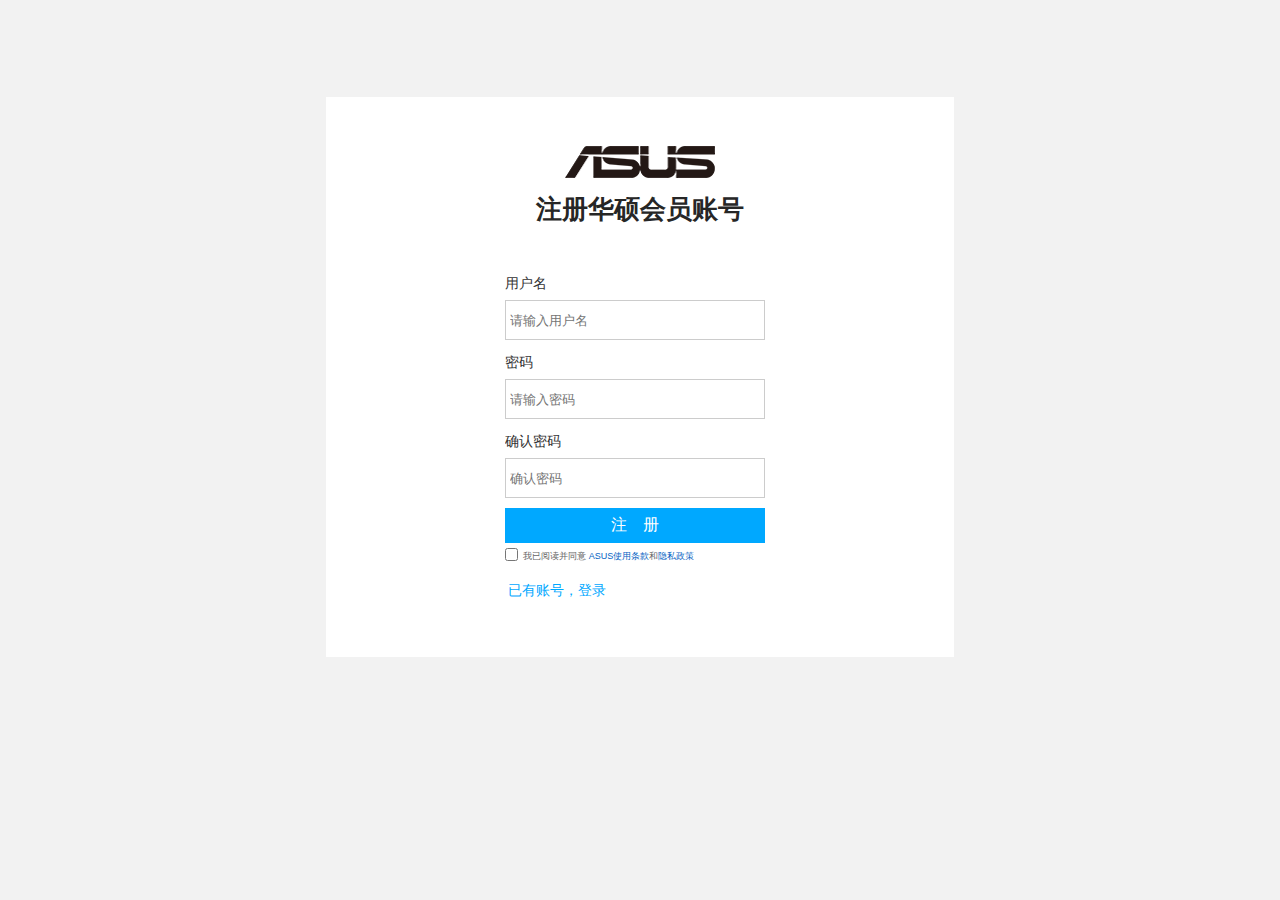
<file: html/register.html>
<!DOCTYPE html>
<html lang="en">
<head>
    <meta charset="UTF-8">
    <meta name="viewport" content="width=device-width, initial-scale=1.0">
    <meta http-equiv="X-UA-Compatible" content="ie=edge">
    <title>Document</title>
    <link rel = "stylesheet" href = "../css/reset.css">
    <link rel = "stylesheet" href = "../css/register.css">
    <script src = "../js/require.js" defer async = "true" data-main = "../js/rg_main"></script>
</head>
<body>
    <div id = "container" class = "page-container">
        <div class  ="signup-article">
            <div class = "page_signup signupin-content signup">
                <div class = "sign-title">
                    <h2>注册华硕会员账号</h2>
                </div>
                <ul class  = "mobile_signup">
                    <li class = "form-item">
                        <span class  ="form-act">
                            <h4>用户名</h4>
                            <input id = "mobile" class = "x-input" type = "text" name = "username" placeholder = "请输入用户名" style = "border:1px solid #ccc;width:250px;"></input>
                        </span>
                    </li>
                    <li class = "form-item">
                        <span class  ="form-act">
                            <h4>密码</h4>
                            <input id = "mobile" class = "x-input" type = "password" name = "password" placeholder = "请输入密码" style = "border:1px solid #ccc;width:250px;"></input>
                        </span>
                    </li>
                    <li class = "form-item">
                        <span class  ="form-act">
                            <h4>确认密码</h4>
                            <input id = "mobile" class = "x-input" type = "password" name = "repassword" placeholder = "确认密码" style = "border:1px solid #ccc;width:250px;"></input>
                        </span>
                    </li>
                    <li class = "form-item-normal">
                        <span class = "form-act">
                            <button id = "register_post" class = "btn-big">
                                <span>
                                    <span>注　册</span>
                                </span>
                            </button>
                        </span>
                    </li>
                    <h4 id = "alertwarning">注册成功</h4>
                    <li class = "form-item action-agree">
                        <span class = "form-act">
                            <input id = "license" type = "checkbox" name = "license">
                            <label class = "form-sub-label">
                                <span>我已阅读并同意</span>
                                <a class = "lnklike"> ASUS使用条款</a>和<a class = "lnklike"><span>隐私政策</span></a>
                            </label>
                        </span>
                    </li>
                </ul>
                <a class = "go_sigin">已有账号，登录</a>
            </div>
        </div>
    </div>
</body>
</html>
</file>
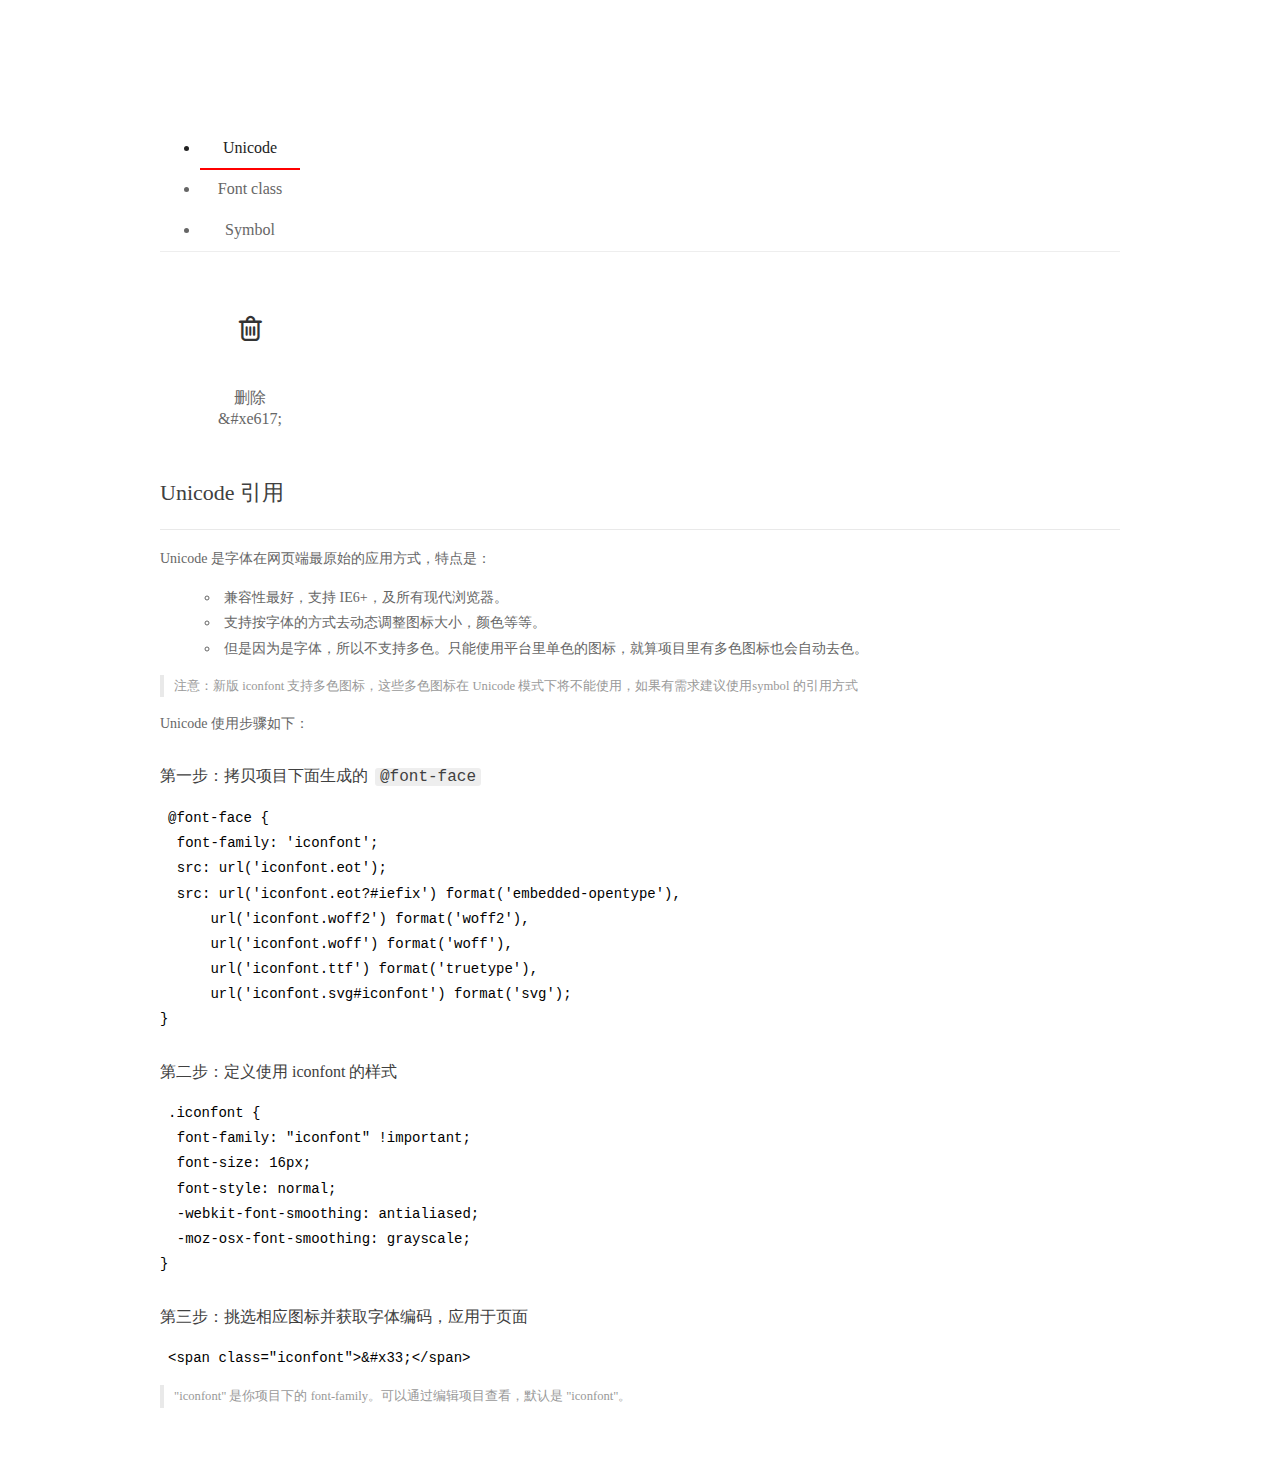
<file: iconfont/demo_index.html>
<!DOCTYPE html>
<html>
<head>
  <meta charset="utf-8"/>
  <title>IconFont Demo</title>
  <link rel="shortcut icon" href="https://gtms04.alicdn.com/tps/i4/TB1_oz6GVXXXXaFXpXXJDFnIXXX-64-64.ico" type="image/x-icon"/>
  <link rel="stylesheet" href="https://g.alicdn.com/thx/cube/1.3.2/cube.min.css">
  <link rel="stylesheet" href="demo.css">
  <link rel="stylesheet" href="iconfont.css">
  <script src="iconfont.js"></script>
  <!-- jQuery -->
  <script src="https://a1.alicdn.com/oss/uploads/2018/12/26/7bfddb60-08e8-11e9-9b04-53e73bb6408b.js"></script>
  <!-- 代码高亮 -->
  <script src="https://a1.alicdn.com/oss/uploads/2018/12/26/a3f714d0-08e6-11e9-8a15-ebf944d7534c.js"></script>
</head>
<body>
  <div class="main">
    <h1 class="logo"><a href="https://www.iconfont.cn/" title="iconfont 首页" target="_blank">&#xe86b;</a></h1>
    <div class="nav-tabs">
      <ul id="tabs" class="dib-box">
        <li class="dib active"><span>Unicode</span></li>
        <li class="dib"><span>Font class</span></li>
        <li class="dib"><span>Symbol</span></li>
      </ul>
      
    </div>
    <div class="tab-container">
      <div class="content unicode" style="display: block;">
          <ul class="icon_lists dib-box">
          
            <li class="dib">
              <span class="icon iconfont">&#xe617;</span>
                <div class="name">删除</div>
                <div class="code-name">&amp;#xe617;</div>
              </li>
          
          </ul>
          <div class="article markdown">
          <h2 id="unicode-">Unicode 引用</h2>
          <hr>

          <p>Unicode 是字体在网页端最原始的应用方式，特点是：</p>
          <ul>
            <li>兼容性最好，支持 IE6+，及所有现代浏览器。</li>
            <li>支持按字体的方式去动态调整图标大小，颜色等等。</li>
            <li>但是因为是字体，所以不支持多色。只能使用平台里单色的图标，就算项目里有多色图标也会自动去色。</li>
          </ul>
          <blockquote>
            <p>注意：新版 iconfont 支持多色图标，这些多色图标在 Unicode 模式下将不能使用，如果有需求建议使用symbol 的引用方式</p>
          </blockquote>
          <p>Unicode 使用步骤如下：</p>
          <h3 id="-font-face">第一步：拷贝项目下面生成的 <code>@font-face</code></h3>
<pre><code class="language-css"
>@font-face {
  font-family: 'iconfont';
  src: url('iconfont.eot');
  src: url('iconfont.eot?#iefix') format('embedded-opentype'),
      url('iconfont.woff2') format('woff2'),
      url('iconfont.woff') format('woff'),
      url('iconfont.ttf') format('truetype'),
      url('iconfont.svg#iconfont') format('svg');
}
</code></pre>
          <h3 id="-iconfont-">第二步：定义使用 iconfont 的样式</h3>
<pre><code class="language-css"
>.iconfont {
  font-family: "iconfont" !important;
  font-size: 16px;
  font-style: normal;
  -webkit-font-smoothing: antialiased;
  -moz-osx-font-smoothing: grayscale;
}
</code></pre>
          <h3 id="-">第三步：挑选相应图标并获取字体编码，应用于页面</h3>
<pre>
<code class="language-html"
>&lt;span class="iconfont"&gt;&amp;#x33;&lt;/span&gt;
</code></pre>
          <blockquote>
            <p>"iconfont" 是你项目下的 font-family。可以通过编辑项目查看，默认是 "iconfont"。</p>
          </blockquote>
          </div>
      </div>
      <div class="content font-class">
        <ul class="icon_lists dib-box">
          
          <li class="dib">
            <span class="icon iconfont icon-shanchu"></span>
            <div class="name">
              删除
            </div>
            <div class="code-name">.icon-shanchu
            </div>
          </li>
          
        </ul>
        <div class="article markdown">
        <h2 id="font-class-">font-class 引用</h2>
        <hr>

        <p>font-class 是 Unicode 使用方式的一种变种，主要是解决 Unicode 书写不直观，语意不明确的问题。</p>
        <p>与 Unicode 使用方式相比，具有如下特点：</p>
        <ul>
          <li>兼容性良好，支持 IE8+，及所有现代浏览器。</li>
          <li>相比于 Unicode 语意明确，书写更直观。可以很容易分辨这个 icon 是什么。</li>
          <li>因为使用 class 来定义图标，所以当要替换图标时，只需要修改 class 里面的 Unicode 引用。</li>
          <li>不过因为本质上还是使用的字体，所以多色图标还是不支持的。</li>
        </ul>
        <p>使用步骤如下：</p>
        <h3 id="-fontclass-">第一步：引入项目下面生成的 fontclass 代码：</h3>
<pre><code class="language-html">&lt;link rel="stylesheet" href="./iconfont.css"&gt;
</code></pre>
        <h3 id="-">第二步：挑选相应图标并获取类名，应用于页面：</h3>
<pre><code class="language-html">&lt;span class="iconfont icon-xxx"&gt;&lt;/span&gt;
</code></pre>
        <blockquote>
          <p>"
            iconfont" 是你项目下的 font-family。可以通过编辑项目查看，默认是 "iconfont"。</p>
        </blockquote>
      </div>
      </div>
      <div class="content symbol">
          <ul class="icon_lists dib-box">
          
            <li class="dib">
                <svg class="icon svg-icon" aria-hidden="true">
                  <use xlink:href="#icon-shanchu"></use>
                </svg>
                <div class="name">删除</div>
                <div class="code-name">#icon-shanchu</div>
            </li>
          
          </ul>
          <div class="article markdown">
          <h2 id="symbol-">Symbol 引用</h2>
          <hr>

          <p>这是一种全新的使用方式，应该说这才是未来的主流，也是平台目前推荐的用法。相关介绍可以参考这篇<a href="">文章</a>
            这种用法其实是做了一个 SVG 的集合，与另外两种相比具有如下特点：</p>
          <ul>
            <li>支持多色图标了，不再受单色限制。</li>
            <li>通过一些技巧，支持像字体那样，通过 <code>font-size</code>, <code>color</code> 来调整样式。</li>
            <li>兼容性较差，支持 IE9+，及现代浏览器。</li>
            <li>浏览器渲染 SVG 的性能一般，还不如 png。</li>
          </ul>
          <p>使用步骤如下：</p>
          <h3 id="-symbol-">第一步：引入项目下面生成的 symbol 代码：</h3>
<pre><code class="language-html">&lt;script src="./iconfont.js"&gt;&lt;/script&gt;
</code></pre>
          <h3 id="-css-">第二步：加入通用 CSS 代码（引入一次就行）：</h3>
<pre><code class="language-html">&lt;style&gt;
.icon {
  width: 1em;
  height: 1em;
  vertical-align: -0.15em;
  fill: currentColor;
  overflow: hidden;
}
&lt;/style&gt;
</code></pre>
          <h3 id="-">第三步：挑选相应图标并获取类名，应用于页面：</h3>
<pre><code class="language-html">&lt;svg class="icon" aria-hidden="true"&gt;
  &lt;use xlink:href="#icon-xxx"&gt;&lt;/use&gt;
&lt;/svg&gt;
</code></pre>
          </div>
      </div>

    </div>
  </div>
  <script>
  $(document).ready(function () {
      $('.tab-container .content:first').show()

      $('#tabs li').click(function (e) {
        var tabContent = $('.tab-container .content')
        var index = $(this).index()

        if ($(this).hasClass('active')) {
          return
        } else {
          $('#tabs li').removeClass('active')
          $(this).addClass('active')

          tabContent.hide().eq(index).fadeIn()
        }
      })
    })
  </script>
</body>
</html>
</file>
<file: css/register.css>
@charset "UTF-8";
* {
  margin: 0;
  padding: 0; }

body {
  font-family: Microsoft Yahei, "微软雅黑", Tahoma, Arial, Helvetica, STHeiti !important;
  color: #666666;
  background-color: #f2f2f2;
  line-height: 24px; }

#alertwarning {
  padding-bottom: 0px;
  display: none;
  color: #00a8ff;
  font-size: 14px; }

#container {
  position: relative; }
  #container .signup-article {
    float: none;
    padding: 97px 179px 0;
    background-color: #f2f2f2; }
    #container .signup-article .page_signup {
      border: none;
      width: 270px;
      min-height: 460px;
      margin: 0 auto;
      background: #fff url(../images/logo.png) no-repeat center 36px;
      padding: 100px 179px 0;
      margin-bottom: 60px; }
      #container .signup-article .page_signup .sign-title {
        margin-top: 0;
        text-align: center;
        font-size: 24px;
        padding: 0;
        border-bottom: none;
        margin-bottom: 30px;
        height: 44px; }
        #container .signup-article .page_signup .sign-title h2 {
          font-size: 26px;
          color: #262626; }
      #container .signup-article .page_signup ul .form-item {
        font-size: 116.66667%;
        overflow: hidden;
        margin-bottom: 10px;
        width: 260px; }
        #container .signup-article .page_signup ul .form-item .form-act {
          margin-left: 0;
          position: relative;
          display: block; }
          #container .signup-article .page_signup ul .form-item .form-act h4 {
            margin-top: 0px;
            text-align: left;
            font-size: 14px;
            font-weight: normal;
            color: #333;
            padding-bottom: 5px; }
          #container .signup-article .page_signup ul .form-item .form-act .x-input {
            height: 36px;
            line-height: 26px;
            padding: 1px 4px; }
          #container .signup-article .page_signup ul .form-item .form-act .layui-btn {
            display: inline-block;
            height: 38px;
            line-height: 38px;
            padding: 0 18px;
            color: #fff;
            white-space: nowrap;
            text-align: center;
            font-size: 14px;
            border: none;
            border-radius: 2px;
            cursor: pointer; }
          #container .signup-article .page_signup ul .form-item .form-act .layui-btn-normal {
            background-color: #1E9FFF; }
          #container .signup-article .page_signup ul .form-item .form-act input[type="checkbox"] {
            height: 13px; }
          #container .signup-article .page_signup ul .form-item .form-act label {
            margin-left: 0;
            margin-right: 0;
            font-size: 9px;
            vertical-align: middle; }
            #container .signup-article .page_signup ul .form-item .form-act label .lnklike {
              margin: 0;
              font-size: 9px;
              color: #0563c3;
              cursor: pointer; }
      #container .signup-article .page_signup ul .form-item-normal .form-act .btn-big {
        width: 260px;
        font-size: 100%;
        height: 35px;
        background: #00a8ff;
        border: none; }
        #container .signup-article .page_signup ul .form-item-normal .form-act .btn-big span {
          width: 100%;
          padding: 0;
          background: #00a8ff;
          color: #fff;
          margin: 0; }
      #container .signup-article .page_signup a {
        margin-left: 3px;
        margin-right: 3px;
        color: #00a8ff;
        font-size: 14px; }
</file>
<file: iconfont/demo.css>
/* Logo 字体 */
@font-face {
  font-family: "iconfont logo";
  src: url('https://at.alicdn.com/t/font_985780_km7mi63cihi.eot?t=1545807318834');
  src: url('https://at.alicdn.com/t/font_985780_km7mi63cihi.eot?t=1545807318834#iefix') format('embedded-opentype'),
    url('https://at.alicdn.com/t/font_985780_km7mi63cihi.woff?t=1545807318834') format('woff'),
    url('https://at.alicdn.com/t/font_985780_km7mi63cihi.ttf?t=1545807318834') format('truetype'),
    url('https://at.alicdn.com/t/font_985780_km7mi63cihi.svg?t=1545807318834#iconfont') format('svg');
}

.logo {
  font-family: "iconfont logo";
  font-size: 160px;
  font-style: normal;
  -webkit-font-smoothing: antialiased;
  -moz-osx-font-smoothing: grayscale;
}

/* tabs */
.nav-tabs {
  position: relative;
}

.nav-tabs .nav-more {
  position: absolute;
  right: 0;
  bottom: 0;
  height: 42px;
  line-height: 42px;
  color: #666;
}

#tabs {
  border-bottom: 1px solid #eee;
}

#tabs li {
  cursor: pointer;
  width: 100px;
  height: 40px;
  line-height: 40px;
  text-align: center;
  font-size: 16px;
  border-bottom: 2px solid transparent;
  position: relative;
  z-index: 1;
  margin-bottom: -1px;
  color: #666;
}


#tabs .active {
  border-bottom-color: #f00;
  color: #222;
}

.tab-container .content {
  display: none;
}

/* 页面布局 */
.main {
  padding: 30px 100px;
  width: 960px;
  margin: 0 auto;
}

.main .logo {
  color: #333;
  text-align: left;
  margin-bottom: 30px;
  line-height: 1;
  height: 110px;
  margin-top: -50px;
  overflow: hidden;
  *zoom: 1;
}

.main .logo a {
  font-size: 160px;
  color: #333;
}

.helps {
  margin-top: 40px;
}

.helps pre {
  padding: 20px;
  margin: 10px 0;
  border: solid 1px #e7e1cd;
  background-color: #fffdef;
  overflow: auto;
}

.icon_lists {
  width: 100% !important;
  overflow: hidden;
  *zoom: 1;
}

.icon_lists li {
  width: 100px;
  margin-bottom: 10px;
  margin-right: 20px;
  text-align: center;
  list-style: none !important;
  cursor: default;
}

.icon_lists li .code-name {
  line-height: 1.2;
}

.icon_lists .icon {
  display: block;
  height: 100px;
  line-height: 100px;
  font-size: 42px;
  margin: 10px auto;
  color: #333;
  -webkit-transition: font-size 0.25s linear, width 0.25s linear;
  -moz-transition: font-size 0.25s linear, width 0.25s linear;
  transition: font-size 0.25s linear, width 0.25s linear;
}

.icon_lists .icon:hover {
  font-size: 100px;
}

.icon_lists .svg-icon {
  /* 通过设置 font-size 来改变图标大小 */
  width: 1em;
  /* 图标和文字相邻时，垂直对齐 */
  vertical-align: -0.15em;
  /* 通过设置 color 来改变 SVG 的颜色/fill */
  fill: currentColor;
  /* path 和 stroke 溢出 viewBox 部分在 IE 下会显示
      normalize.css 中也包含这行 */
  overflow: hidden;
}

.icon_lists li .name,
.icon_lists li .code-name {
  color: #666;
}

/* markdown 样式 */
.markdown {
  color: #666;
  font-size: 14px;
  line-height: 1.8;
}

.highlight {
  line-height: 1.5;
}

.markdown img {
  vertical-align: middle;
  max-width: 100%;
}

.markdown h1 {
  color: #404040;
  font-weight: 500;
  line-height: 40px;
  margin-bottom: 24px;
}

.markdown h2,
.markdown h3,
.markdown h4,
.markdown h5,
.markdown h6 {
  color: #404040;
  margin: 1.6em 0 0.6em 0;
  font-weight: 500;
  clear: both;
}

.markdown h1 {
  font-size: 28px;
}

.markdown h2 {
  font-size: 22px;
}

.markdown h3 {
  font-size: 16px;
}

.markdown h4 {
  font-size: 14px;
}

.markdown h5 {
  font-size: 12px;
}

.markdown h6 {
  font-size: 12px;
}

.markdown hr {
  height: 1px;
  border: 0;
  background: #e9e9e9;
  margin: 16px 0;
  clear: both;
}

.markdown p {
  margin: 1em 0;
}

.markdown>p,
.markdown>blockquote,
.markdown>.highlight,
.markdown>ol,
.markdown>ul {
  width: 80%;
}

.markdown ul>li {
  list-style: circle;
}

.markdown>ul li,
.markdown blockquote ul>li {
  margin-left: 20px;
  padding-left: 4px;
}

.markdown>ul li p,
.markdown>ol li p {
  margin: 0.6em 0;
}

.markdown ol>li {
  list-style: decimal;
}

.markdown>ol li,
.markdown blockquote ol>li {
  margin-left: 20px;
  padding-left: 4px;
}

.markdown code {
  margin: 0 3px;
  padding: 0 5px;
  background: #eee;
  border-radius: 3px;
}

.markdown strong,
.markdown b {
  font-weight: 600;
}

.markdown>table {
  border-collapse: collapse;
  border-spacing: 0px;
  empty-cells: show;
  border: 1px solid #e9e9e9;
  width: 95%;
  margin-bottom: 24px;
}

.markdown>table th {
  white-space: nowrap;
  color: #333;
  font-weight: 600;
}

.markdown>table th,
.markdown>table td {
  border: 1px solid #e9e9e9;
  padding: 8px 16px;
  text-align: left;
}

.markdown>table th {
  background: #F7F7F7;
}

.markdown blockquote {
  font-size: 90%;
  color: #999;
  border-left: 4px solid #e9e9e9;
  padding-left: 0.8em;
  margin: 1em 0;
}

.markdown blockquote p {
  margin: 0;
}

.markdown .anchor {
  opacity: 0;
  transition: opacity 0.3s ease;
  margin-left: 8px;
}

.markdown .waiting {
  color: #ccc;
}

.markdown h1:hover .anchor,
.markdown h2:hover .anchor,
.markdown h3:hover .anchor,
.markdown h4:hover .anchor,
.markdown h5:hover .anchor,
.markdown h6:hover .anchor {
  opacity: 1;
  display: inline-block;
}

.markdown>br,
.markdown>p>br {
  clear: both;
}


.hljs {
  display: block;
  background: white;
  padding: 0.5em;
  color: #333333;
  overflow-x: auto;
}

.hljs-comment,
.hljs-meta {
  color: #969896;
}

.hljs-string,
.hljs-variable,
.hljs-template-variable,
.hljs-strong,
.hljs-emphasis,
.hljs-quote {
  color: #df5000;
}

.hljs-keyword,
.hljs-selector-tag,
.hljs-type {
  color: #a71d5d;
}

.hljs-literal,
.hljs-symbol,
.hljs-bullet,
.hljs-attribute {
  color: #0086b3;
}

.hljs-section,
.hljs-name {
  color: #63a35c;
}

.hljs-tag {
  color: #333333;
}

.hljs-title,
.hljs-attr,
.hljs-selector-id,
.hljs-selector-class,
.hljs-selector-attr,
.hljs-selector-pseudo {
  color: #795da3;
}

.hljs-addition {
  color: #55a532;
  background-color: #eaffea;
}

.hljs-deletion {
  color: #bd2c00;
  background-color: #ffecec;
}

.hljs-link {
  text-decoration: underline;
}

/* 代码高亮 */
/* PrismJS 1.15.0
https://prismjs.com/download.html#themes=prism&languages=markup+css+clike+javascript */
/**
 * prism.js default theme for JavaScript, CSS and HTML
 * Based on dabblet (http://dabblet.com)
 * @author Lea Verou
 */
code[class*="language-"],
pre[class*="language-"] {
  color: black;
  background: none;
  text-shadow: 0 1px white;
  font-family: Consolas, Monaco, 'Andale Mono', 'Ubuntu Mono', monospace;
  text-align: left;
  white-space: pre;
  word-spacing: normal;
  word-break: normal;
  word-wrap: normal;
  line-height: 1.5;

  -moz-tab-size: 4;
  -o-tab-size: 4;
  tab-size: 4;

  -webkit-hyphens: none;
  -moz-hyphens: none;
  -ms-hyphens: none;
  hyphens: none;
}

pre[class*="language-"]::-moz-selection,
pre[class*="language-"] ::-moz-selection,
code[class*="language-"]::-moz-selection,
code[class*="language-"] ::-moz-selection {
  text-shadow: none;
  background: #b3d4fc;
}

pre[class*="language-"]::selection,
pre[class*="language-"] ::selection,
code[class*="language-"]::selection,
code[class*="language-"] ::selection {
  text-shadow: none;
  background: #b3d4fc;
}

@media print {

  code[class*="language-"],
  pre[class*="language-"] {
    text-shadow: none;
  }
}

/* Code blocks */
pre[class*="language-"] {
  padding: 1em;
  margin: .5em 0;
  overflow: auto;
}

:not(pre)>code[class*="language-"],
pre[class*="language-"] {
  background: #f5f2f0;
}

/* Inline code */
:not(pre)>code[class*="language-"] {
  padding: .1em;
  border-radius: .3em;
  white-space: normal;
}

.token.comment,
.token.prolog,
.token.doctype,
.token.cdata {
  color: slategray;
}

.token.punctuation {
  color: #999;
}

.namespace {
  opacity: .7;
}

.token.property,
.token.tag,
.token.boolean,
.token.number,
.token.constant,
.token.symbol,
.token.deleted {
  color: #905;
}

.token.selector,
.token.attr-name,
.token.string,
.token.char,
.token.builtin,
.token.inserted {
  color: #690;
}

.token.operator,
.token.entity,
.token.url,
.language-css .token.string,
.style .token.string {
  color: #9a6e3a;
  background: hsla(0, 0%, 100%, .5);
}

.token.atrule,
.token.attr-value,
.token.keyword {
  color: #07a;
}

.token.function,
.token.class-name {
  color: #DD4A68;
}

.token.regex,
.token.important,
.token.variable {
  color: #e90;
}

.token.important,
.token.bold {
  font-weight: bold;
}

.token.italic {
  font-style: italic;
}

.token.entity {
  cursor: help;
}
</file>
<file: iconfont/iconfont.css>
@font-face {font-family: "iconfont";
  src: url('iconfont.eot?t=1557475064279'); /* IE9 */
  src: url('iconfont.eot?t=1557475064279#iefix') format('embedded-opentype'), /* IE6-IE8 */
  url('[data-uri]') format('woff2'),
  url('iconfont.woff?t=1557475064279') format('woff'),
  url('iconfont.ttf?t=1557475064279') format('truetype'), /* chrome, firefox, opera, Safari, Android, iOS 4.2+ */
  url('iconfont.svg?t=1557475064279#iconfont') format('svg'); /* iOS 4.1- */
}

.iconfont {
  font-family: "iconfont" !important;
  font-size: 16px;
  font-style: normal;
  -webkit-font-smoothing: antialiased;
  -moz-osx-font-smoothing: grayscale;
}

.icon-shanchu:before {
  content: "\e617";
}
</file>
